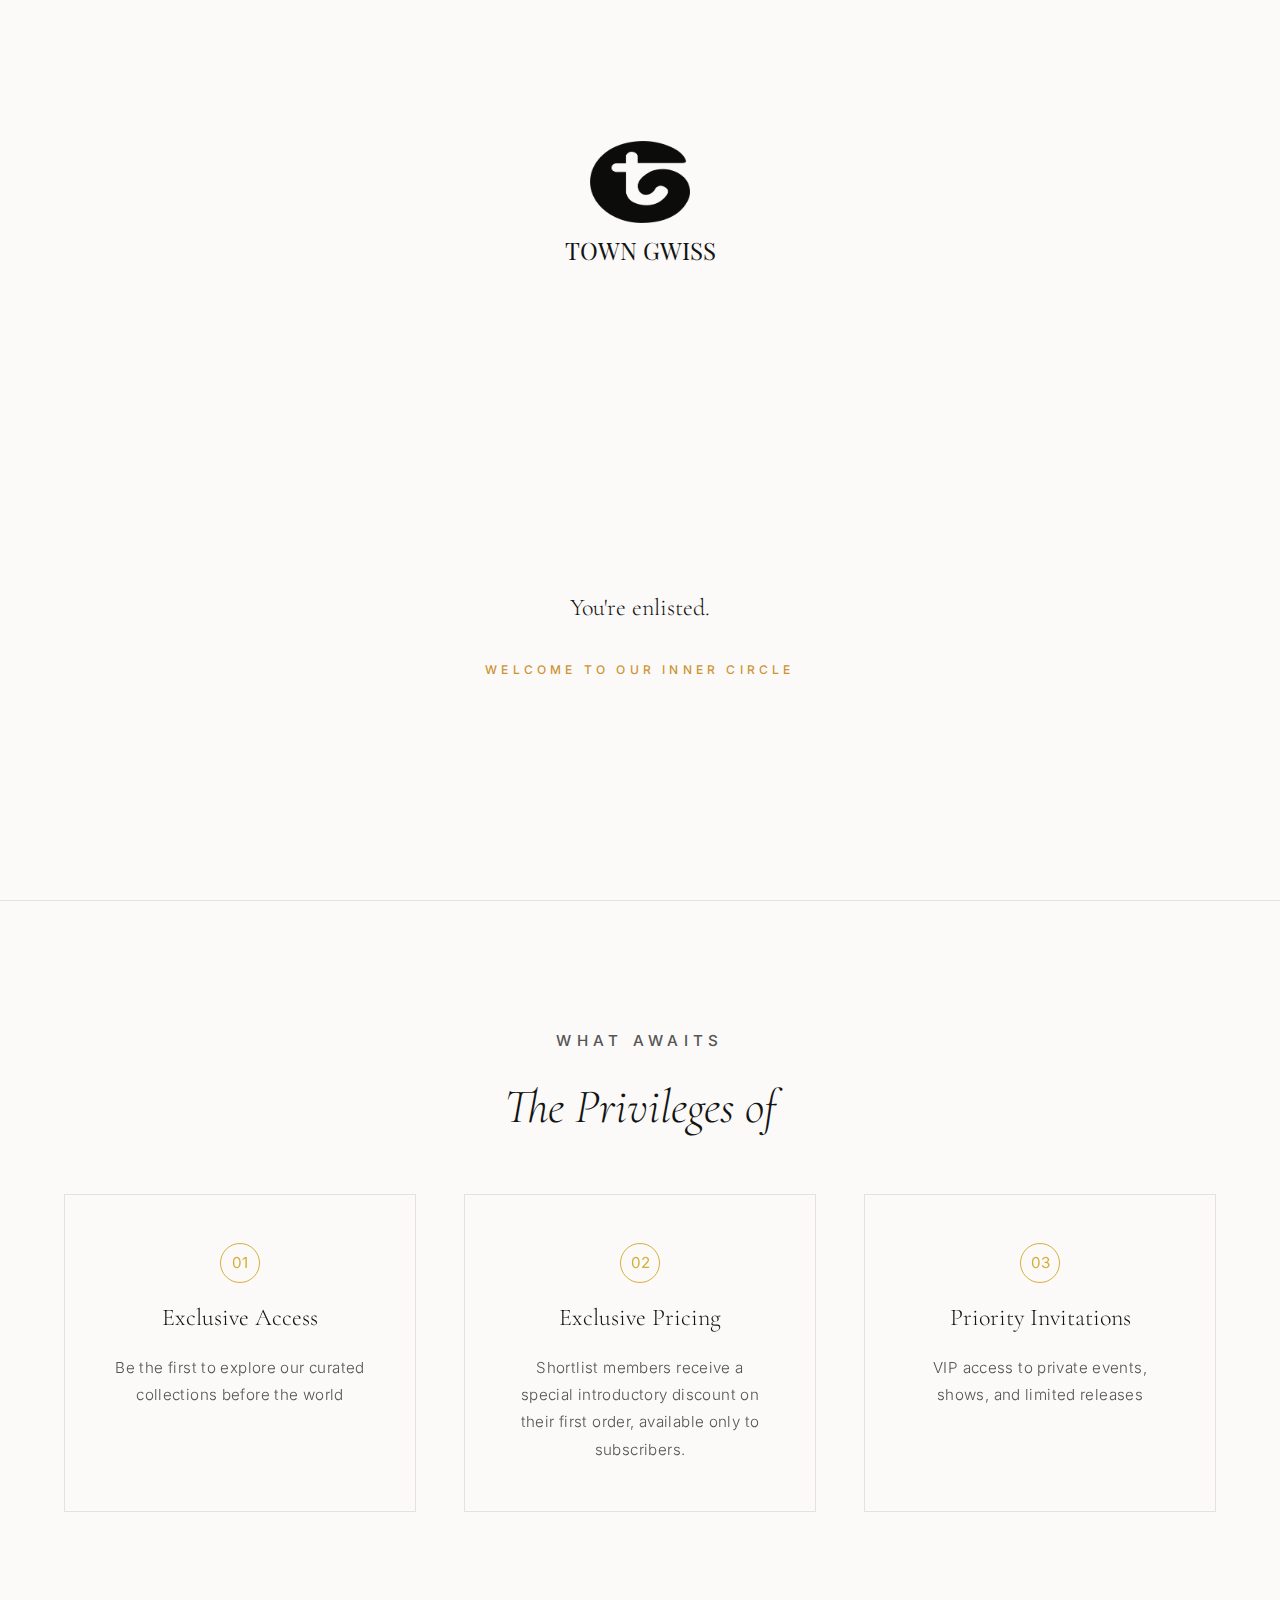
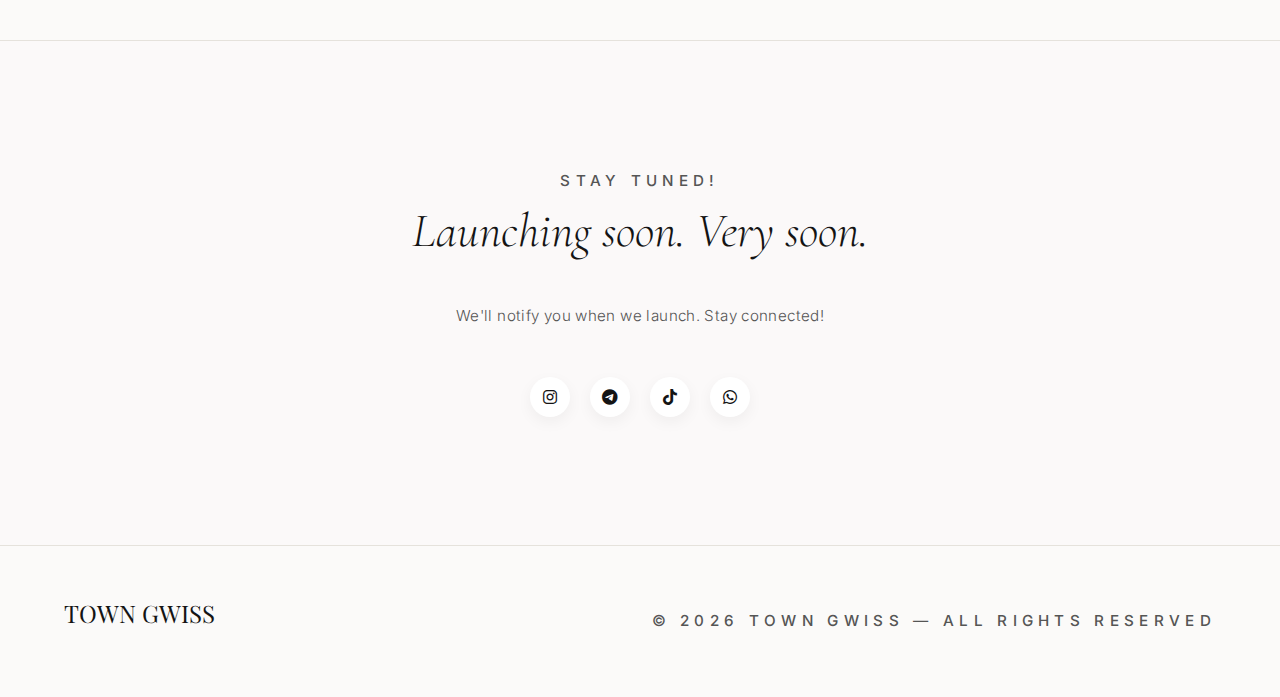
<file: qqwelcome.html>
<!DOCTYPE html>
<html lang="en">
<head>
  <meta charset="UTF-8">
  <meta name="viewport" content="width=device-width, initial-scale=1.0">
  <title>Welcome to the Inner Circle | Maison</title>
  <meta name="description" content="You're in. Thank you for joining us on this journey. Your place among the first to experience our vision has been reserved.">
  
  <!-- Google Fonts -->
  <link rel="preconnect" href="https://fonts.googleapis.com">
  <link rel="preconnect" href="https://fonts.gstatic.com" crossorigin>
  <link href="https://fonts.googleapis.com/css2?family=Cormorant+Garamond:ital,wght@0,300;0,400;0,500;0,600;1,300;1,400&family=Inter:wght@300;400;500&display=swap" rel="stylesheet">
  <link href="https://fonts.googleapis.com/css2?family=Playfair+Display:wght@400;500;700&amp;family=Montserrat:wght@300;400;500;600&amp;display=swap" rel="stylesheet">
  <link rel="stylesheet" href="https://cdnjs.cloudflare.com/ajax/libs/font-awesome/6.4.0/css/all.min.css">
  <style>
    /* CSS Variables */
    :root {
      --background: hsl(40, 20%, 98%);
      --foreground: hsl(0, 0%, 8%);
      --card: hsl(40, 15%, 96%);
      --card-foreground: hsl(0, 0%, 8%);
      --muted-foreground: hsl(0, 0%, 45%);
      --accent: hsl(38, 60%, 50%);
      --border: hsl(40, 15%, 88%);
      --bg-color: #FAFAF9;
      --text-primary: #111111;
      --text-secondary: #555555;
      --accent-color: #D4AF37; /* Muted Gold */
      --accent-hover: #b5922b;
      --white: #FFFFFF;
      --spacing-unit: 1rem;
      --container-width: 1200px;
      --transition: all 0.3s ease;
      
      --font-serif: 'Cormorant Garamond', Georgia, serif;
      --font-sans: 'Inter', system-ui, sans-serif;
      --letter-spacing-wide: 0.2em;
      --letter-spacing-wider: 0.35em;
    }

    /* Reset */
    *, *::before, *::after {
      margin: 0;
      padding: 0;
      box-sizing: border-box;
    }

    /* Base Styles */
    body {
      font-family: var(--font-sans);
      background-color: var(--background);
      color: var(--foreground);
      -webkit-font-smoothing: antialiased;
      -moz-osx-font-smoothing: grayscale;
      line-height: 1.6;
    }

    h1, h2, h3, h4, h5, h6 {
      font-family: var(--font-serif);
    }

    a {
      text-decoration: none;
      color: inherit;
    }

    /* Typography Classes */
    .heading-display {
      font-family: var(--font-serif);
      font-size: clamp(3rem, 10vw, 8rem);
      font-weight: 300;
      letter-spacing: -0.02em;
      line-height: 1;
    }

    .heading-editorial {
      font-family: var(--font-serif);
      font-size: clamp(1.875rem, 5vw, 3rem);
      font-weight: 300;
      font-style: italic;
    }

    .text-overline {
      font-family: var(--font-sans);
      font-size: 0.75rem;
      text-transform: uppercase;
      letter-spacing: var(--letter-spacing-wider);
      font-weight: 500;
    }

    .text-body-elegant {
      font-family: var(--font-sans);
      font-size: clamp(0.875rem, 2vw, 1rem);
      font-weight: 300;
      line-height: 1.8;
      letter-spacing: 0.025em;
    }

    
    .text-muted {
      color: var(--text-secondary);
      font-size: 0.95rem;
    }

    .gold-accent {
      color: var(--accent);
    }


    /* Link Underline Animation */
    .link-underline {
      position: relative;
      display: inline-block;
    }

    .link-underline::after {
      content: '';
      position: absolute;
      width: 100%;
      transform: scaleX(0);
      height: 1px;
      bottom: 0;
      left: 0;
      background-color: currentColor;
      transform-origin: bottom right;
      transition: transform 0.3s ease;
    }

    .link-underline:hover::after {
      transform: scaleX(1);
      transform-origin: bottom left;
    }

    /* Animations */
    @keyframes fade-up {
      from {
        opacity: 0;
        transform: translateY(30px);
      }
      to {
        opacity: 1;
        transform: translateY(0);
      }
    }

    @keyframes line-grow {
      from {
        transform: scaleX(0);
      }
      to {
        transform: scaleX(1);
      }
    }

    .animate-fade-up {
      animation: fade-up 0.8s ease-out forwards;
    }

    .animate-fade-up-delay-1 {
      opacity: 0;
      animation: fade-up 0.8s ease-out 0.2s forwards;
    }

    .animate-fade-up-delay-2 {
      opacity: 0;
      animation: fade-up 0.8s ease-out 0.4s forwards;
    }

    .animate-fade-up-delay-3 {
      opacity: 0;
      animation: fade-up 0.8s ease-out 0.6s forwards;
    }

    .animate-line-grow {
      transform: scaleX(0);
      animation: line-grow 1s ease-out 0.8s forwards;
    }
      /*Header*/
    .header-logo {
      font-family: 'Playfair Display', serif;
      font-size: 1.5rem;
      margin-bottom: 1rem;
    }
    /* Hero Section */
    .hero {
      min-height: 100vh;
      display: flex;
      flex-direction: column;
      align-items: center;
      justify-content: center;
      padding: 6rem 1.5rem;
      text-align: center;
      position: relative;
    }

    .hero-content {
      max-width: 48rem;
      margin: 0 auto;
    }

    .hero-content > * + * {
      margin-top: 2rem;
    }

    .hero-body {
      max-width: 36rem;
      margin-left: auto;
      margin-right: auto;
    }

    .scroll-indicator {
      position: absolute;
      bottom: 3rem;
      left: 50%;
      transform: translateX(-50%);
    }

    .scroll-line {
      width: 1px;
      height: 4rem;
      background: linear-gradient(to bottom, transparent, var(--border), var(--border));
    }

    /* Sections */
    section {
      padding: 2rem 1.5rem;
      border-top: 1px solid var(--border);
    }

    .feature-icon {
        font-size: 0.95rem;
        margin-bottom: 1rem;
        color: var(--accent-color);
        display: inline-block;
        border: 1px solid var(--accent-color);
        width: 40px;
        height: 40px;
        line-height: 38px;
        border-radius: 50%;
    }

    @media (min-width: 768px) {
      section {
        padding: 8rem 1.5rem;
      }
    }

    .section-header {
      text-align: center;
      margin-bottom: 2rem;
    }

    @media (min-width: 768px) {
      .section-header {
        margin-bottom: 3rem;
      }
    }

    .section-header .text-overline {
      margin-bottom: 1rem;
    }

    /* Expectations Grid */
    .expectations-container {
      max-width: 72rem;
      margin: 0 auto;
    }

    .expectations-grid {
      display: grid;
      grid-template-columns: 1fr;
      gap: 2rem;
    }

    @media (min-width: 768px) {
      .expectations-grid {
        grid-template-columns: repeat(3, 1fr);
        gap: 3rem;
      }
    }

    .card-fashion {
      padding: 2rem;
      border: 1px solid var(--border);
      background-color: rgba(251, 250, 249, 0.5);
      backdrop-filter: blur(8px);
      text-align: center;
    }

    @media (min-width: 768px) {
      .card-fashion {
        padding: 3rem;
      }
    }

    .card-number {
      display: block;
      margin-bottom: 1.5rem;
    }

    .card-title {
      font-family: var(--font-serif);
      font-size: clamp(1.25rem, 3vw, 1.5rem);
      font-weight: 300;
      margin-bottom: 1rem;
    }

    /* Follow Section */
    .follow-section {
      background-color: rgba(251, 250, 249, 0.3);
    }

    .follow-container {
      max-width: 42rem;
      margin: 0 auto;
      text-align: center;
    }

    .follow-container .heading-editorial {
      margin-bottom: 2rem;
    }

    .follow-container .text-body-elegant {
      margin-bottom: 3rem;
    }

    .social-links {
      display: flex;
      align-items: center;
      justify-content: center;
      gap: 2rem;
    }

    .social-links {
      display: flex;
      gap: 20px;
      margin-top: 40px;
    }
    .social-link {
      display: flex;
      align-items: center;
      justify-content: center;
      width: 40px;
      height: 40px;
      border-radius: 50%;
      background-color: white;
      color: var(--primary);
      text-decoration: none;
      transition: all 0.3s;
      box-shadow: 0 5px 15px rgba(0, 0, 0, 0.05);
    }


    .social-link:hover {
        background-color: var(--accent);
        color: white;
        transform: translateY(-3px);
    }

    .social-link svg {
      width: 1.25rem;
      height: 1.25rem;
    }

    /* Footer */
    footer {
      padding: 3rem 1.5rem;
      border-top: 1px solid var(--border);
    }

    .footer-container {
      max-width: 72rem;
      margin: 0 auto;
      display: flex;
      flex-direction: column;
      align-items: center;
      justify-content: space-between;
      gap: 1.5rem;
      text-align: center;
    }
    .footer-logo {
      font-family: 'Playfair Display', serif;
      font-size: 1.5rem;
      margin-bottom: 1rem;
      display: inline-block;
    }

    @media (min-width: 768px) {
      .footer-container {
        flex-direction: row;
        text-align: left;
      }
    }

    .footer-link {
      transition: color 0.3s ease;
    }

    .footer-link:hover {
      color: var(--foreground);
    }
  </style>
</head>
<body>
  <main>
    <!-- Hero Section -->
    <section class="hero" style="border-top: none;">
      <div class="hero-content">
        <!-- Overline -->     
        <div class="app-brand mb-5">
          <a href="#" class="app-brand-link gap-2">
            <span class="app-brand-logo demo">
              <img src="./img/black.png" width="100" alt="Town.Gwiss">
            </span>
          </a>
          <div class="header-logo">TOWN GWISS</div>
        </div>

        <!-- Main Heading -->
         <h3 id="userName" class="heading-display animate-fade-up-delay-1">
          <!-- Name will be injected here -->
         </h3>
        <h4 class="card-title">
          You're enlisted.
        </h4>


        <p class="text-overline gold-accent animate-fade-up">
          Welcome to our Inner Circle
        </p>

        <!-- Subheading -->
        <p class="heading-editorial text-muted animate-fade-up-delay-2">
          Thank you for joining us on this journey
          <br>
          Your place among the first to experience our vision has been reserved. 
        </p>
      </div>

      <!-- Scroll Indicator -->
      <div class="scroll-indicator animate-fade-up-delay-3">
        <div class="scroll-line"></div>
      </div>
    </section>

    <!-- What to Expect Section -->
    <section>
      <div class="expectations-container">
        <div class="section-header">
          <p class="text-overline text-muted">
            What Awaits
          </p>
          <h2 class="heading-editorial">
            The Privileges of 
          </h2>
        </div>

        <div class="expectations-grid">
          <!-- Card 1 -->
          <div class="card-fashion">
            <div class="feature-icon">01</div>
            <h3 class="card-title">Exclusive Access</h3>
            <p class="text-body-elegant text-muted">
              Be the first to explore our curated collections before the world
            </p>
          </div>

          <!-- Card 2 -->
          <div class="card-fashion">
            <div class="feature-icon">02</div>
            <h3 class="card-title">Exclusive Pricing</h3>
            <p class="text-body-elegant text-muted">
             Shortlist members receive a special introductory discount on their first order, available only to subscribers.
            </p>
          </div>

          <!-- Card 3 -->
          <div class="card-fashion">
            <div class="feature-icon">03</div>
            <h3 class="card-title">Priority Invitations</h3>
            <p class="text-body-elegant text-muted">
              VIP access to private events, shows, and limited releases
            </p>
          </div>
        </div>
      </div>
    </section>

    <!-- Follow Section -->
    <section class="follow-section">
      <div class="follow-container">
        <p class="text-overline text-muted">
          Stay tuned!
        </p>
         <h2 class="heading-editorial">
          Launching soon. Very soon.
        </h2>
        <p class="text-body-elegant text-muted">
          We'll notify you when we launch. Stay connected!
        </p>

        <div class="social-links">
          <a href="https://www.instagram.com/town.gwiss/" class="social-link" aria-label="Follow on Instagram">
            <i class="fab fa-instagram"></i>
          </a>
          <a href="#" class="social-link">
            <i class="fa-brands fa-telegram"></i>
          </a>
          <a href="https://www.tiktok.com/@gwiss_tv" class="social-link">
          <i class="fab fa-tiktok"></i>
          </a>
          <a href="#" class="social-link">
            <i class="fa-brands fa-whatsapp"></i>
          </a>
        </div>

      </div>
    </section>

    <!-- Footer -->
    <footer>
      <div class="footer-container">
        <div class="footer-logo">TOWN GWISS</div>
        <p class="text-overline text-muted">
          © 2026 Town Gwiss — All Rights Reserved
        </p>
      </div>
    </footer>
  </main>

  <script>
    document.addEventListener("DOMContentLoaded", function () {
      const name = localStorage.getItem("userName");

      document.getElementById("userName").textContent =
        name ? name : "Welcome, Guest";
    });
  </script>
</body>
</html>
</file>
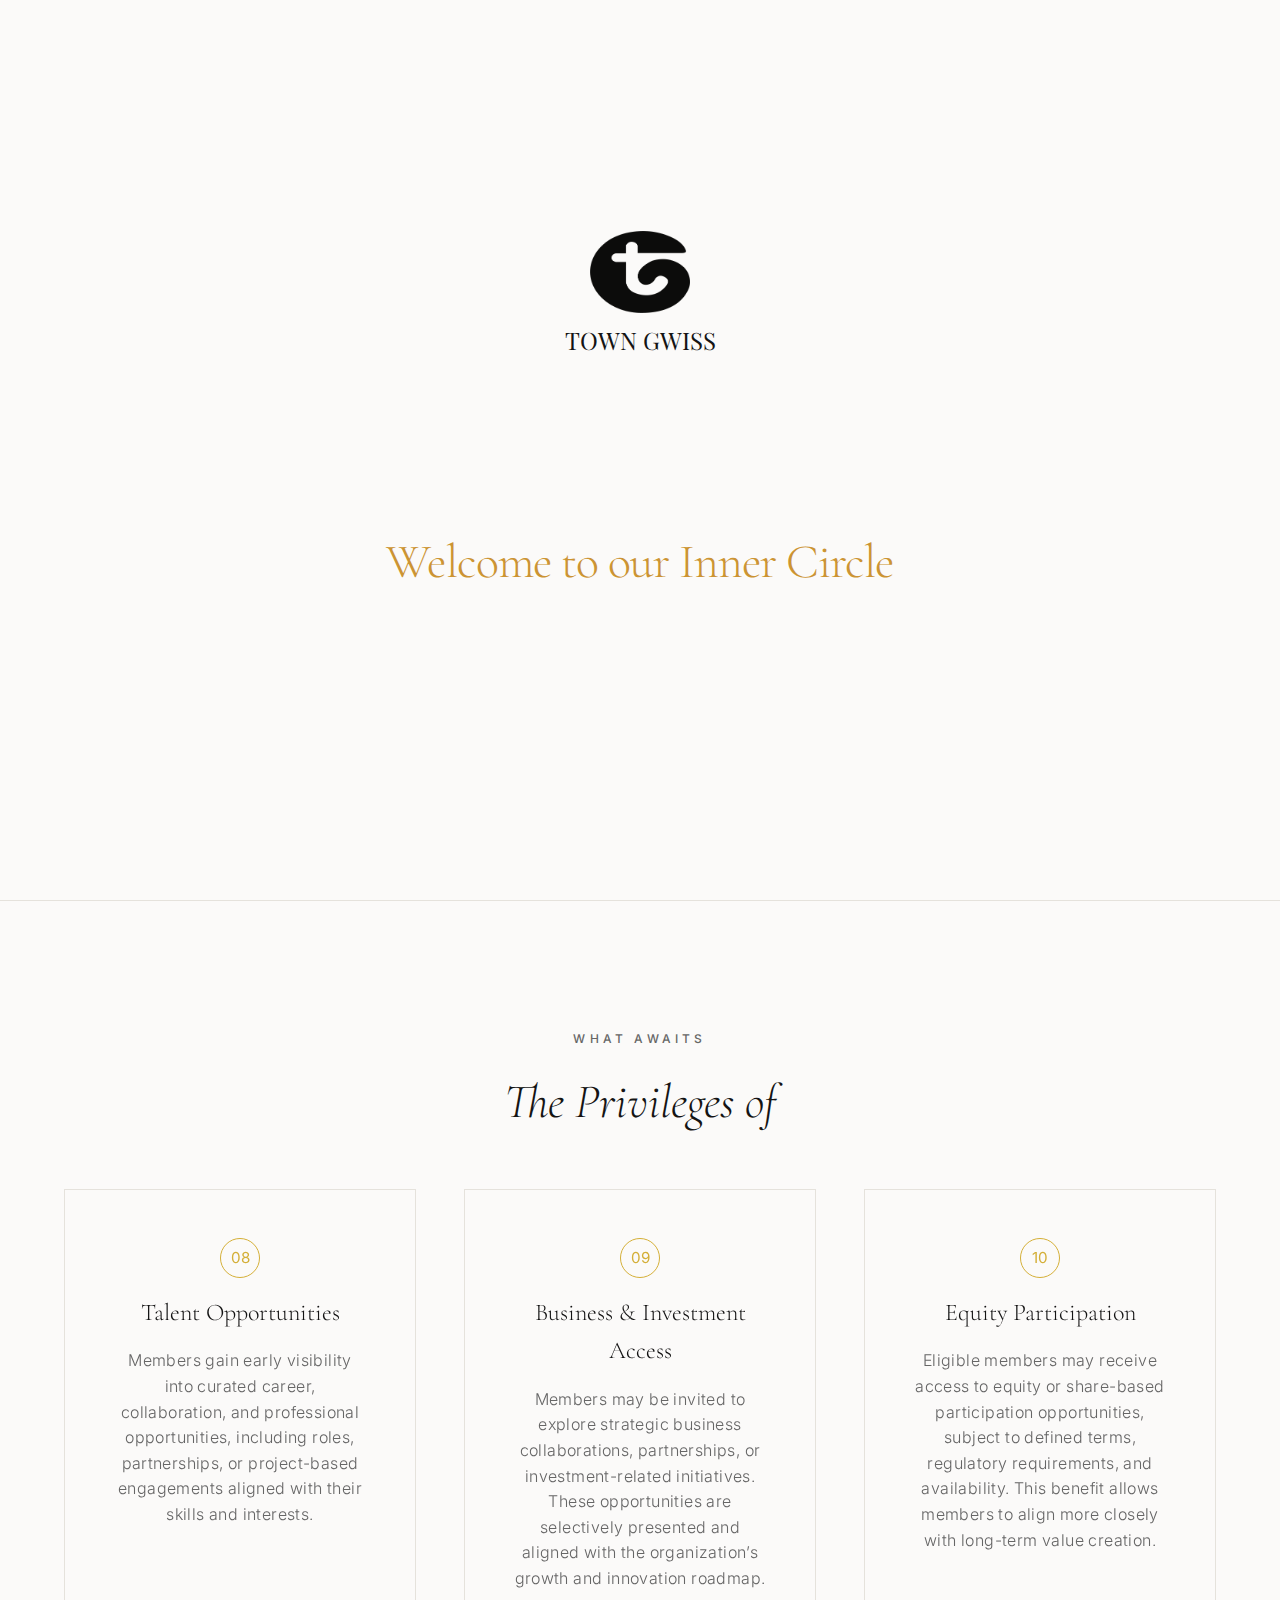
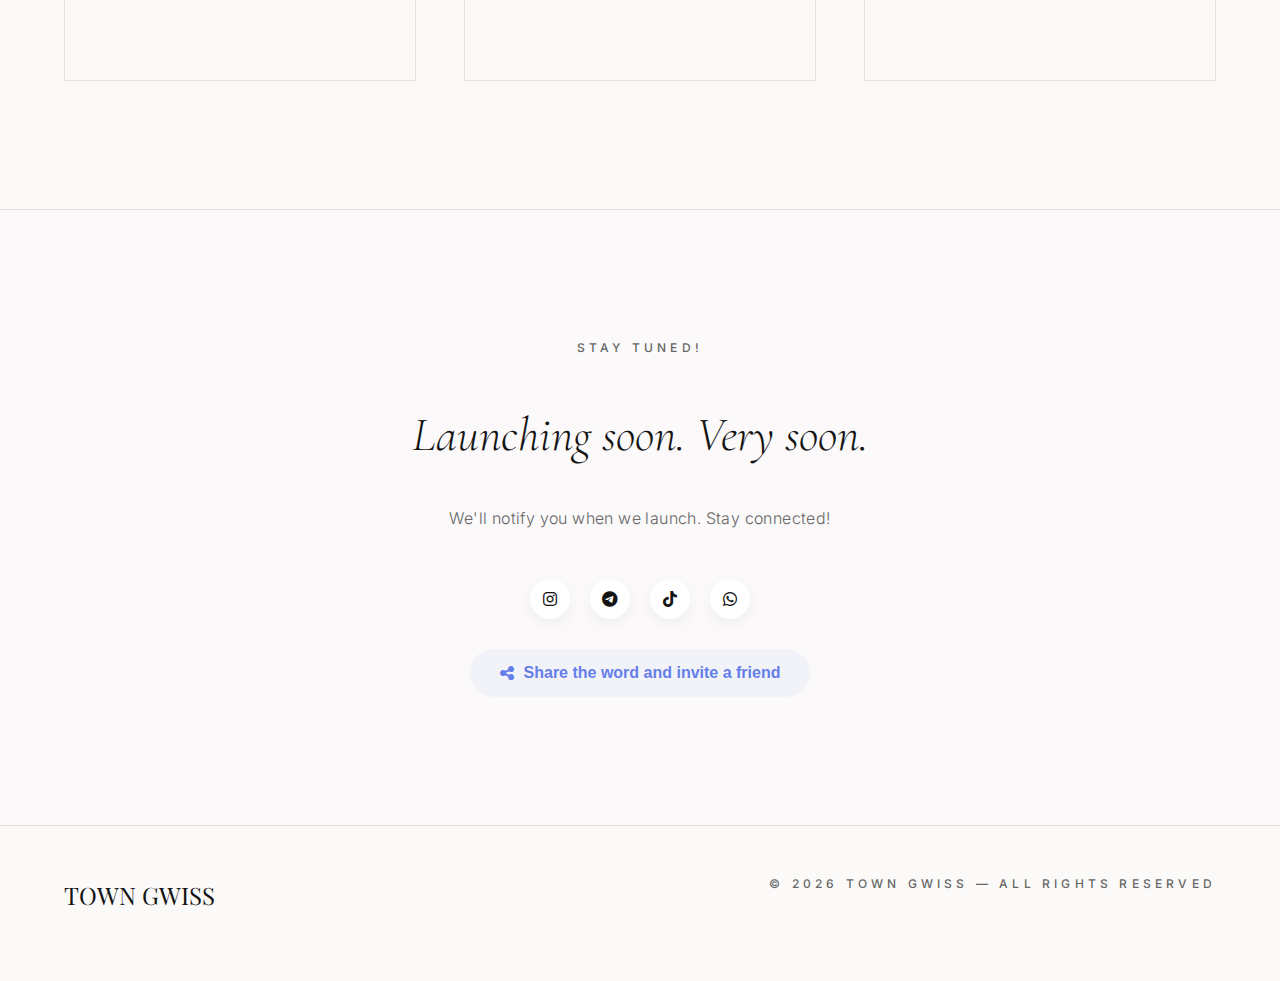
<file: welcome.html>
<!DOCTYPE html>
<html lang="en">
<head>
  <meta charset="UTF-8">
  <meta name="viewport" content="width=device-width, initial-scale=1.0">
  <link rel="icon" type="image/png" sizes="32x32" href="./img/favicon-32x32.png">
  <link rel="icon" type="image/png" sizes="16x16" href="./img/favicon-16x16.png">
  <title>Welcome to the Inner Circle | Maison</title>
  <meta name="description" content="You're in. Thank you for joining us on this journey. Your place among the first to experience our vision has been reserved.">
  
  <!-- Google Fonts -->
  <link rel="preconnect" href="https://fonts.googleapis.com">
  <link rel="preconnect" href="https://fonts.gstatic.com" crossorigin>
  <link href="https://fonts.googleapis.com/css2?family=Cormorant+Garamond:ital,wght@0,300;0,400;0,500;0,600;1,300;1,400&family=Inter:wght@300;400;500&display=swap" rel="stylesheet">
  <link href="https://fonts.googleapis.com/css2?family=Playfair+Display:wght@400;500;700&amp;family=Montserrat:wght@300;400;500;600&amp;display=swap" rel="stylesheet">
  <link rel="stylesheet" href="https://cdnjs.cloudflare.com/ajax/libs/font-awesome/6.4.0/css/all.min.css">
  <style>
    /* CSS Variables */
    :root {
      --background: hsl(40, 20%, 98%);
      --foreground: hsl(0, 0%, 8%);
      --card: hsl(40, 15%, 96%);
      --card-foreground: hsl(0, 0%, 8%);
      --muted-foreground: hsl(0, 0%, 45%);
      --accent: hsl(38, 60%, 50%);
      --border: hsl(40, 15%, 88%);
      --bg-color: #FAFAF9;
      --text-primary: #111111;
      --text-secondary: #555555;
      --accent-color: #D4AF37; /* Muted Gold */
      --accent-hover: #b5922b;
      --white: #FFFFFF;
      --spacing-unit: 1rem;
      --container-width: 1200px;
      --transition: all 0.3s ease;
      
      --font-serif: 'Cormorant Garamond', Georgia, serif;
      --font-sans: 'Inter', system-ui, sans-serif;
      --letter-spacing-wide: 0.2em;
      --letter-spacing-wider: 0.35em;
    }

    /* Reset */
    *, *::before, *::after {
      margin: 0;
      padding: 0;
      box-sizing: border-box;
    }

    /* Base Styles */
    body {
      font-family: var(--font-sans);
      background-color: var(--background);
      color: var(--foreground);
      -webkit-font-smoothing: antialiased;
      -moz-osx-font-smoothing: grayscale;
      line-height: 1.6;
    }

    h1, h2, h3, h4, h5, h6 {
      font-family: var(--font-serif);
    }

    a {
      text-decoration: none;
      color: inherit;
    }

    /* Typography Classes */
    .heading-display {
      font-family: var(--font-serif);
      font-size: clamp(3rem, 5vw, 4rem);
      font-weight: 300;
      letter-spacing: -0.02em;
      line-height: 1;
    }

    .list-display {
      font-family: var(--font-serif);
      font-size: clamp(0.9rem, 8vw, 3rem);
      font-weight: 300;
      letter-spacing: -0.02em;
      line-height: 1;
    }

    .heading-editorial {
      font-family: var(--font-serif);
      font-size: clamp(1.875rem, 5vw, 3rem);
      font-weight: 300;
      font-style: italic;
    }

    .text-overline {
      font-family: var(--font-sans);
      font-size: 0.75rem;
      text-transform: uppercase;
      letter-spacing: var(--letter-spacing-wider);
      font-weight: 500;
    }

    .text-body-elegant {
      font-family: var(--font-sans);
      font-size: clamp(0.875rem, 2vw, 1rem);
      font-weight: 300;
      line-height: 1.8;
      letter-spacing: 0.025em;
    }
 
    .text-muted {
      color: #666;;
      line-height: 1.6;
      margin-bottom: 40px;
    }

    .gold-accent {
      color: var(--accent);
    }


    /* Link Underline Animation */
    .link-underline {
      position: relative;
      display: inline-block;
    }

    .link-underline::after {
      content: '';
      position: absolute;
      width: 100%;
      transform: scaleX(0);
      height: 1px;
      bottom: 0;
      left: 0;
      background-color: currentColor;
      transform-origin: bottom right;
      transition: transform 0.3s ease;
    }

    .link-underline:hover::after {
      transform: scaleX(1);
      transform-origin: bottom left;
    }

    /* Animations */
    @keyframes fade-up {
      from {
        opacity: 0;
        transform: translateY(30px);
      }
      to {
        opacity: 1;
        transform: translateY(0);
      }
    }

    @keyframes line-grow {
      from {
        transform: scaleX(0);
      }
      to {
        transform: scaleX(1);
      }
    }

    .animate-fade-up {
      animation: fade-up 0.8s ease-out forwards;
    }

    .animate-fade-up-delay-1 {
      opacity: 0;
      animation: fade-up 0.8s ease-out 0.2s forwards;
    }

    .animate-fade-up-delay-2 {
      opacity: 0;
      animation: fade-up 0.8s ease-out 0.4s forwards;
    }

    .animate-fade-up-delay-3 {
      opacity: 0;
      animation: fade-up 0.8s ease-out 0.6s forwards;
    }

    .animate-line-grow {
      transform: scaleX(0);
      animation: line-grow 1s ease-out 0.8s forwards;
    }
      /*Header*/
    .header-logo {
      font-family: 'Playfair Display', serif;
      font-size: 1.5rem;
      margin-bottom: 1rem;
    }
    /* Hero Section */
    .hero {
      min-height: 100vh;
      display: flex;
      flex-direction: column;
      align-items: center;
      justify-content: center;
      padding: 6rem 1.5rem;
      text-align: center;
      position: relative;
    }

    .hero-content {
      max-width: 48rem;
      margin: 0 auto;
    }

    .hero-content > * + * {
      margin-top: 2rem;
    }

    .hero-body {
      max-width: 36rem;
      margin-left: auto;
      margin-right: auto;
    }

    .scroll-indicator {
      position: absolute;
      bottom: 3rem;
      left: 50%;
      transform: translateX(-50%);
    }

    .scroll-line {
      width: 1px;
      height: 4rem;
      background: linear-gradient(to bottom, transparent, var(--border), var(--border));
    }

    /* Sections */
    section {
      padding: 2rem 1.5rem;
      border-top: 1px solid var(--border);
    }

    .feature-icon {
        font-size: 0.95rem;
        margin-bottom: 1rem;
        color: var(--accent-color);
        display: inline-block;
        border: 1px solid var(--accent-color);
        width: 40px;
        height: 40px;
        line-height: 38px;
        border-radius: 50%;
    }

    @media (min-width: 768px) {
      section {
        padding: 8rem 1.5rem;
      }
    }

    .section-header {
      text-align: center;
      margin-bottom: 2rem;
    }

    @media (min-width: 768px) {
      .section-header {
        margin-bottom: 3rem;
      }
    }

    .section-header .text-overline {
      margin-bottom: 1rem;
    }

    /* Expectations Grid */
    .expectations-container {
      max-width: 72rem;
      margin: 0 auto;
    }

    .expectations-grid {
      display: grid;
      grid-template-columns: 1fr;
      gap: 2rem;
    }

    @media (min-width: 768px) {
      .expectations-grid {
        grid-template-columns: repeat(3, 1fr);
        gap: 3rem;
      }
    }

    .card-fashion {
      padding: 2rem;
      border: 1px solid var(--border);
      background-color: rgba(251, 250, 249, 0.5);
      backdrop-filter: blur(8px);
      text-align: center;
    }

    @media (min-width: 768px) {
      .card-fashion {
        padding: 3rem;
      }
    }

    .card-number {
      display: block;
      margin-bottom: 1.5rem;
    }

    .card-title {
      font-family: var(--font-serif);
      font-size: clamp(1.25rem, 3vw, 1.5rem);
      font-weight: 300;
      margin-bottom: 1rem;
    }

    /* Follow Section */
    .follow-section {
      background-color: rgba(251, 250, 249, 0.3);
    }

    .follow-container {
      max-width: 42rem;
      margin: 0 auto;
      text-align: center;
    }

    .follow-container .heading-editorial {
      margin-bottom: 2rem;
    }

    .follow-container .text-body-elegant {
      margin-bottom: 3rem;
    }

    .social-links {
      display: flex;
      align-items: center;
      justify-content: center;
      gap: 2rem;
    }

    .social-links {
      display: flex;
      gap: 20px;
      margin-top: 40px;
    }
    .social-link {
      display: flex;
      align-items: center;
      justify-content: center;
      width: 40px;
      height: 40px;
      border-radius: 50%;
      background-color: white;
      color: var(--primary);
      text-decoration: none;
      transition: all 0.3s;
      box-shadow: 0 5px 15px rgba(0, 0, 0, 0.05);
    }


    .social-link:hover {
        background-color: var(--accent);
        color: white;
        transform: translateY(-3px);
    }

    .social-link svg {
      width: 1.25rem;
      height: 1.25rem;
    }

    .action-buttons {
      display: flex;
      gap: 15px;
      justify-content: center;
      margin-top: 30px;
      flex-wrap: wrap;
    }

    .btn {
      padding: 15px 30px;
      border-radius: 50px;
      font-weight: 600;
      font-size: 1rem;
      text-decoration: none;
      display: inline-flex;
      align-items: center;
      justify-content: center;
      gap: 10px;
      transition: all 0.3s ease;
      cursor: pointer;
      border: none;
      min-width: 180px;
    }
    .btn-secondary {
      background: #f1f3f9;
      color: #667eea;
    }



    /* Footer */
    footer {
      padding: 3rem 1.5rem;
      border-top: 1px solid var(--border);
    }

    .footer-container {
      max-width: 72rem;
      margin: 0 auto;
      display: flex;
      flex-direction: column;
      align-items: center;
      justify-content: space-between;
      gap: 1.5rem;
      text-align: center;
    }
    .footer-logo {
      font-family: 'Playfair Display', serif;
      font-size: 1.5rem;
      margin-bottom: 1rem;
      display: inline-block;
    }

    @media (min-width: 768px) {
      .footer-container {
        flex-direction: row;
        text-align: left;
      }
    }

    .footer-link {
      transition: color 0.3s ease;
    }

    .footer-link:hover {
      color: var(--foreground);
    }
  </style>
</head>
<body>
  <main>
    <!-- Hero Section -->
    <section class="hero" style="border-top: none;">
      <div class="hero-content">
        <!-- Overline -->     
        <div class="app-brand mb-5">
          <a href="#" class="app-brand-link gap-2">
            <span class="app-brand-logo demo">
              <img src="./img/black.png" width="100" alt="Town.Gwiss">
            </span>
          </a>
          <div class="header-logo">TOWN GWISS</div>
        </div>

        <!-- Main Heading -->
        <h3 id="userName" class="heading-display gold-accent animate-fade-up-delay-1">
          <!-- Name will be injected here -->
        </h3>
        <h5 class=" text-overline animate-fade-up-delay-1">
          You're enlisted.
        </h5>

        <p class="list-display gold-accent animate-fade-up">
          Welcome to our Inner Circle
        </p>

        <!-- Subheading -->
        <p class="message-text animate-fade-up-delay-2">
          Thank you for joining us on this journey
          <br>
          Your place among the first to experience our vision has been reserved. 
        </p>
      </div>

      <!-- Scroll Indicator -->
      <div class="scroll-indicator animate-fade-up-delay-3">
        <div class="scroll-line"></div>
      </div>
    </section>

    <!-- What to Expect Section -->
    <section>
      <div class="expectations-container">
        <div class="section-header">
          <p class="text-overline text-muted">
            What Awaits
          </p>
          <h2 class="heading-editorial">
            The Privileges of 
          </h2>
        </div>

        <div class="expectations-grid">
          <!-- Card 1 -->
          <div class="card-fashion">
            <div class="feature-icon">08</div>
            <h3 class="card-title">Talent Opportunities</h3>
            <p class="text-body-elegant text-muted">
              Members gain early visibility into curated career, collaboration, 
              and professional opportunities, including roles, 
              partnerships, or project-based engagements aligned with their skills and interests.
            </p>
          </div>

          <!-- Card 2 -->
          <div class="card-fashion">
            <div class="feature-icon">09</div>
            <h3 class="card-title">Business & Investment Access</h3>
            <p class="text-body-elegant text-muted">
             Members may be invited to explore strategic business collaborations, 
             partnerships, or investment-related initiatives. 
             These opportunities are selectively presented and aligned with the 
             organization’s growth and innovation roadmap.
            </p>
          </div>

          <!-- Card 3 -->
          <div class="card-fashion">
            <div class="feature-icon">10</div>
            <h3 class="card-title">Equity Participation</h3>
            <p class="text-body-elegant text-muted">
              Eligible members may receive access to equity or share-based participation opportunities, 
              subject to defined terms, regulatory requirements, and availability.
              This benefit allows members to align more closely with long-term value creation.
            </p>
          </div>
        </div>
      </div>
    </section>

    <!-- Follow Section -->
    <section class="follow-section">
      <div class="follow-container">
        <p class="text-overline text-muted">
          Stay tuned!
        </p>
         <h2 class="heading-editorial">
          Launching soon. Very soon.
        </h2>
        <p class="text-body-elegant text-muted">
          We'll notify you when we launch. Stay connected!
        </p>

        <div class="social-links">
          <a href="https://www.instagram.com/town.gwiss/" class="social-link" aria-label="Follow on Instagram">
            <i class="fab fa-instagram"></i>
          </a>
          <a href="#" class="social-link">
            <i class="fa-brands fa-telegram"></i>
          </a>
          <a href="https://www.tiktok.com/@gwiss_tv" class="social-link">
          <i class="fab fa-tiktok"></i>
          </a>
          <a href="#" class="social-link">
            <i class="fa-brands fa-whatsapp"></i>
          </a>
        </div>

      </div>
      <div class="action-buttons">
          <button onclick="shareWelcome()" class="btn btn-secondary">
              <i class="fas fa-share-alt"></i> Share the word and invite a friend
          </button>
        </div>
    </section>

    <!-- Footer -->
    <footer>
      <div class="footer-container">
        <div class="footer-logo">TOWN GWISS</div>
        <p class="text-overline text-muted">
          © 2026 Town Gwiss — All Rights Reserved
        </p>
      </div>
    </footer>
  </main>

  <script>
    document.addEventListener("DOMContentLoaded", function () {
      const name = localStorage.getItem("userName");

      document.getElementById("userName").textContent =
        name ? name : "Guest";
    });

    function shareWelcome() {
      const name = document.getElementById("userName").textContent;
      const shareText = `I just registered for Town Gwiss! 🎉 Can't wait to experience it, ${name}!`;
      const shareUrl = 'https://www.towngwiss.com';
        
      if (navigator.share) {
        navigator.share({
          title: 'Town Gwiss Registration',
          text: shareText,
          url: shareUrl
        });
      }
    }
  </script>
</body>
</html>
</file>
